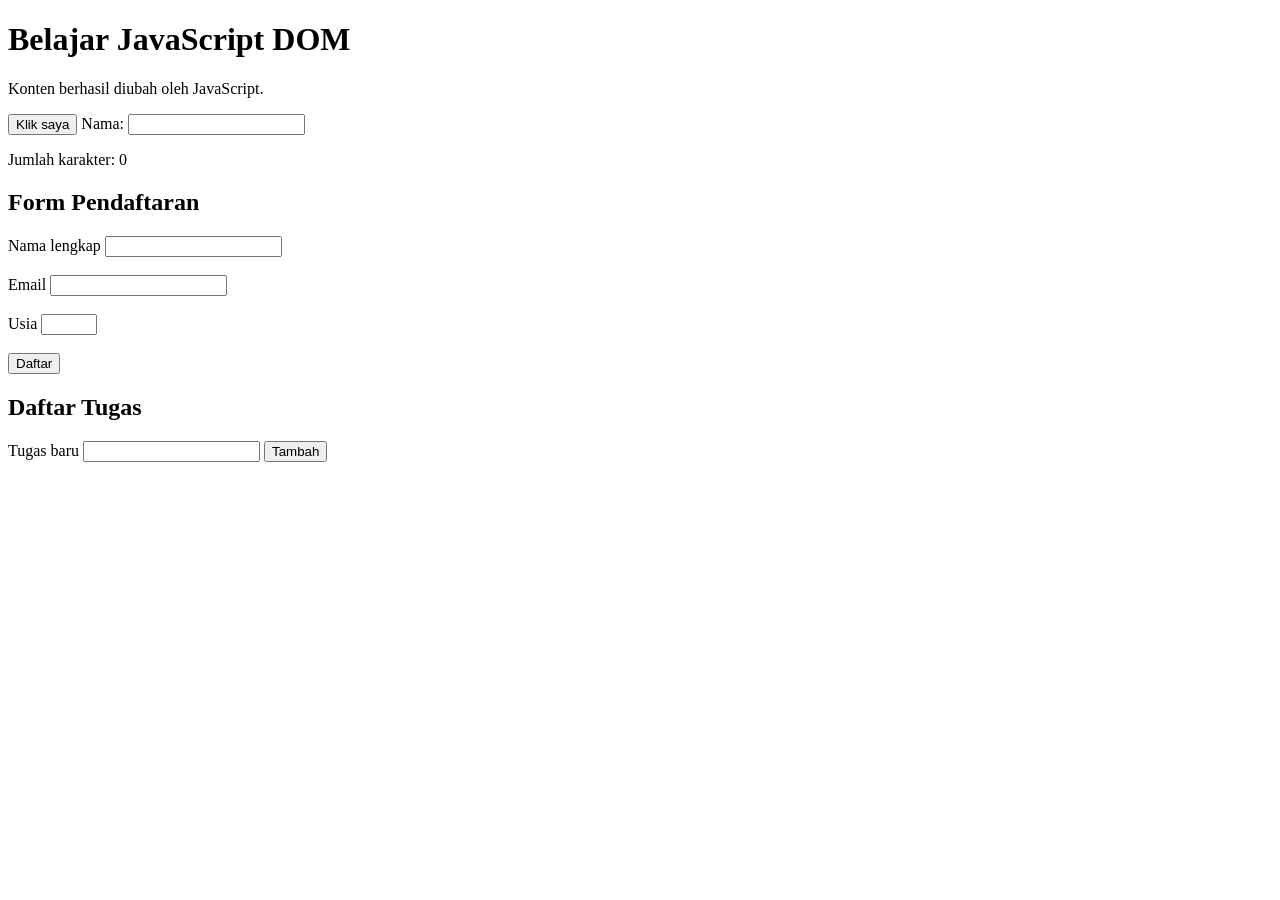
<file: index.html>
<!DOCTYPE html>
<html lang="en">
<head>
    <meta charset="UTF-8">
    <meta name="viewport" content="width=device-width, initial-scale=1.0">
    <title>Praktikum Dom dan event</title>
    <link rel="stylesheet" href="style.css">
    <script src="script.js" defer></script>
</head>
<body>
    <h1 id="judul"> Latihan DOM</h1>
    <p id="pesan"> Belum ada tindakan. </p>
    <button id="tombolAksi" type="button">Klik saya</button>
<label for="namaInput"> Nama: </label>
<input type="text" id="namaInput" maxlength="40">
<p>Jumlah karakter: <span id="jumlahKarakter">0</span> </p>

<script>
const namaInput = document.getElementById("namaInput");
const jumlahKarakter = document.getElementById("jumlahKarakter");

namaInput.addEventListener("input", function () {
    jumlahKarakter.textContent = namaInput.value.length;
});
</script>


<!DOCTYPE html>
<html lang="id">
<head>
    <meta charset="UTF-8">
    <meta name="viewport" content="width=device-width, initial-scale=1.0">
    <title>Form Pendaftaran</title>
</head>
<body>

    <h2>Form Pendaftaran</h2>

    <form id="formPendaftaran" novalidate>
        <label for="nama">Nama lengkap</label>
        <input id="nama" name="nama" type="text">
        <br><br>

        <label for="email">Email</label>
        <input id="email" name="email" type="email">
        <br><br>

        <label for="usia">Usia</label>
        <input id="usia" name="usia" type="number" min="17" max="100">
        <br><br>

        <button type="submit">Daftar</button>
    </form>

    <p id="pesanForm" aria-live="polite"></p>

    <script>
        const form = document.getElementById("formPendaftaran");
        const pesanForm = document.getElementById("pesanForm");

        form.addEventListener("submit", function (event) {
            event.preventDefault();

            const nama = document.getElementById("nama").value.trim();
            const email = document.getElementById("email").value.trim();
            const usiaInput = document.getElementById("usia").value;
            const usia = Number(usiaInput);

            const polaEmail = /^[^\s@]+@[^\s@]+\.[^\s@]+$/;

            if (nama === "") {
                pesanForm.textContent = "Nama wajib diisi.";
            } else if (!polaEmail.test(email)) {
                pesanForm.textContent = "Format email tidak valid.";
            } else if (usiaInput === "" || !Number.isFinite(usia) || usia < 17 || usia > 100) {
                pesanForm.textContent = "Usia harus antara 17 sampai 100 tahun.";
            } else {
                pesanForm.textContent = "Pendaftaran berhasil! Halo, " + nama + ".";
            }
        });
    </script>


<!DOCTYPE html>
<html lang="id">
<head>
    <meta charset="UTF-8">
    <meta name="viewport" content="width=device-width, initial-scale=1.0">
    <title>Daftar Tugas</title>

    <link rel="stylesheet" href="style.css">
    <script src="script.js" defer></script>
</head>
<body>

    <section>
        <h2>Daftar Tugas</h2>

        <label for="inputTugas">Tugas baru</label>
        <input id="inputTugas" type="text">

        <button id="tambahTugas" type="button">Tambah</button>

        <p id="pesanTugas" aria-live="polite"></p>

        <ul id="daftarTugas"></ul>
    </section>

</body>
</html>

</body>
</html>
</file>
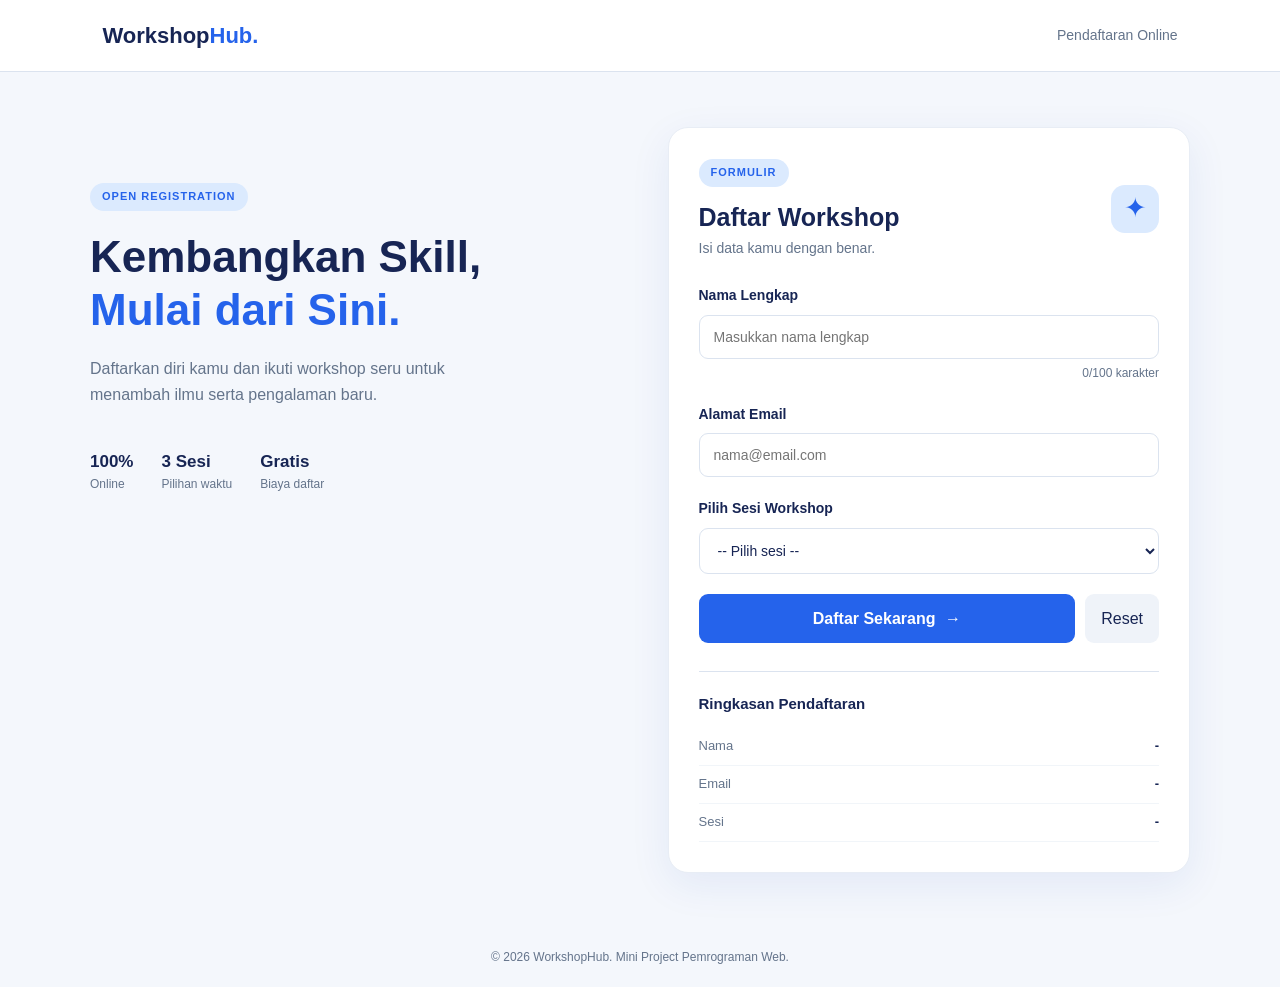
<file: Mini_project/index.html>
<!DOCTYPE html>
<html lang="id">
<head>
    <meta charset="UTF-8">
    <meta name="viewport" content="width=device-width, initial-scale=1.0">
    <title>Workshop Registration</title>
    <link rel="stylesheet" href="style.css">
    <script src="script.js" defer></script>
</head>
<body>
    <header class="navbar">
        <div class="brand">Workshop<span>Hub.</span></div>
        <span class="nav-label">Pendaftaran Online</span>
    </header>

    <main class="container">
        <section class="intro">
            <span class="tag">OPEN REGISTRATION</span>
            <h1>Kembangkan Skill,<br><span>Mulai dari Sini.</span></h1>
            <p>Daftarkan diri kamu dan ikuti workshop seru untuk
                menambah ilmu serta pengalaman baru.</p>
            <div class="info">
                <div class="info-item">
                    <strong>100%</strong>
                    <span>Online</span>
                </div>
                <div class="info-item">
                    <strong>3 Sesi</strong>
                    <span>Pilihan waktu</span>
                </div>
                <div class="info-item">
                    <strong>Gratis</strong>
                    <span>Biaya daftar</span>
                </div>
            </div>
        </section>

        <section class="form-card">
            <div class="form-heading">
                <div>
                    <span class="tag">FORMULIR</span>
                    <h2>Daftar Workshop</h2>
                    <p>Isi data kamu dengan benar.</p>
                </div>
                <div class="form-icon">✦</div>
            </div>

            <form id="registrationForm" novalidate>
                <div class="form-group">
                    <label for="nama">Nama Lengkap</label>
                    <input type="text" id="nama"
                        placeholder="Masukkan nama lengkap"
                        maxlength="100" autocomplete="name">
                    <div class="field-info">
                        <small id="namaError" class="error"></small>
                        <small id="charCount">0/100 karakter</small>
                    </div>
                </div>

                <div class="form-group">
                    <label for="email">Alamat Email</label>
                    <input type="email" id="email"
                        placeholder="nama@email.com"
                        autocomplete="email">
                    <small id="emailError" class="error"></small>
                </div>

                <div class="form-group">
                    <label for="sesi">Pilih Sesi Workshop</label>
                    <select id="sesi">
                        <option value="">-- Pilih sesi --</option>
                        <option value="09.00 - 11.00 WIB">
                            Pagi (09.00 - 11.00 WIB)
                        </option>
                        <option value="13.00 - 15.00 WIB">
                            Siang (13.00 - 15.00 WIB)
                        </option>
                        <option value="19.00 - 21.00 WIB">
                            Malam (19.00 - 21.00 WIB)
                        </option>
                    </select>
                    <small id="sesiError" class="error"></small>
                </div>

                <div id="statusMessage"
                    class="status-message"
                    role="status"
                    aria-live="polite"></div>

                <div class="button-group">
                    <button type="submit" class="btn-primary">
                        Daftar Sekarang <span>→</span>
                    </button>
                    <button type="button" id="resetButton"
                        class="btn-secondary">
                        Reset
                    </button>
                </div>
            </form>

            <div class="summary">
                <h3>Ringkasan Pendaftaran</h3>
                <div class="summary-row">
                    <span>Nama</span>
                    <strong id="summaryNama">-</strong>
                </div>
                <div class="summary-row">
                    <span>Email</span>
                    <strong id="summaryEmail">-</strong>
                </div>
                <div class="summary-row">
                    <span>Sesi</span>
                    <strong id="summarySesi">-</strong>
                </div>
            </div>
        </section>
    </main>

    <footer>
        <p>© 2026 WorkshopHub. Mini Project Pemrograman Web.</p>
    </footer>
</body>
</html>
</file>
<file: style.css>
.highlight { 
    color: #173f75;
    background-color: #e6f1ff;
    border-left: 4px solid #3478c8;
    padding:12px
}
.teks-besar { 
    font-size: 1.4rem; 
}


.selesai span {
    text-decoration: line-through;
    color: #687386;
}

li {
    margin-bottom: 8px;
}
</file>
<file: Mini_project/style.css>
* {
    margin: 0;
    padding: 0;
    box-sizing: border-box;
}

:root {
    --primary: #2563eb;
    --primary-dark: #1d4ed8;
    --background: #f4f7fc;
    --text: #172554;
    --muted: #64748b;
    --border: #dbe3ef;
}

body {
    font-family: Arial, Helvetica, sans-serif;
    background: var(--background);
    color: var(--text);
    line-height: 1.6;
}

.navbar {
    background: white;
    padding: 18px 8%;
    display: flex;
    justify-content: space-between;
    align-items: center;
    border-bottom: 1px solid var(--border);
}

.brand {
    font-size: 22px;
    font-weight: 800;
}

.brand span,
.intro h1 span {
    color: var(--primary);
}

.nav-label {
    color: var(--muted);
    font-size: 14px;
}

.container {
    width: min(1100px, 90%);
    margin: 55px auto;
    display: grid;
    grid-template-columns: 1fr 1fr;
    gap: 55px;
    align-items: start;
}

.intro {
    padding-top: 55px;
}

.tag {
    display: inline-block;
    color: var(--primary);
    background: #dbeafe;
    padding: 5px 12px;
    border-radius: 20px;
    font-size: 11px;
    font-weight: bold;
    letter-spacing: 1px;
}

.intro h1 {
    font-size: clamp(30px, 4vw, 44px);
    line-height: 1.2;
    margin: 20px 0;
}

.intro p {
    color: var(--muted);
    max-width: 420px;
}

.info {
    display: flex;
    gap: 28px;
    margin-top: 40px;
    flex-wrap: wrap;
}

.info-item {
    display: flex;
    flex-direction: column;
}

.info-item strong {
    font-size: 17px;
}

.info-item span {
    color: var(--muted);
    font-size: 12px;
}

.form-card {
    background: white;
    border-radius: 20px;
    padding: 30px;
    box-shadow: 0 12px 40px rgba(30, 64, 175, 0.08);
    border: 1px solid #e8edf5;
}

.form-heading {
    display: flex;
    justify-content: space-between;
    align-items: center;
    margin-bottom: 25px;
}

.form-heading h2 {
    margin-top: 10px;
    font-size: 25px;
}

.form-heading p {
    color: var(--muted);
    font-size: 14px;
}

.form-icon {
    width: 48px;
    height: 48px;
    border-radius: 14px;
    background: #dbeafe;
    color: var(--primary);
    display: grid;
    place-items: center;
    font-size: 27px;
}

.form-group {
    margin-bottom: 20px;
}

.form-group label {
    display: block;
    margin-bottom: 8px;
    font-weight: 600;
    font-size: 14px;
}

input,
select {
    width: 100%;
    padding: 13px 14px;
    border: 1px solid var(--border);
    border-radius: 9px;
    font-size: 14px;
    color: var(--text);
    background: white;
    outline: none;
    transition: border-color 0.2s, box-shadow 0.2s;
}

input:focus,
select:focus {
    border-color: var(--primary);
    box-shadow: 0 0 0 3px rgba(37, 99, 235, 0.12);
}

input.invalid,
select.invalid {
    border-color: #dc2626;
}

.field-info {
    display: flex;
    justify-content: space-between;
    gap: 8px;
    margin-top: 5px;
}

.field-info small,
.form-group > .error {
    font-size: 12px;
}

#charCount {
    color: var(--muted);
    margin-left: auto;
    white-space: nowrap;
}

.error {
    color: #dc2626;
}

.status-message {
    display: none;
    padding: 12px;
    border-radius: 9px;
    margin-bottom: 18px;
    font-size: 13px;
}

.status-message.error-status {
    display: block;
    background: #fef2f2;
    color: #b91c1c;
}

.status-message.success-status {
    display: block;
    background: #ecfdf5;
    color: #047857;
}

.button-group {
    display: flex;
    gap: 10px;
}

button {
    font: inherit;
    cursor: pointer;
    border: none;
    border-radius: 9px;
    padding: 12px 16px;
    transition: 0.2s;
}

.btn-primary {
    background: var(--primary);
    color: white;
    flex: 1;
    font-weight: bold;
}

.btn-primary:hover {
    background: var(--primary-dark);
}

.btn-primary span {
    margin-left: 5px;
}

.btn-secondary {
    background: #eff3f9;
    color: var(--text);
}

.btn-secondary:hover {
    background: #dbe3ef;
}

.summary {
    margin-top: 28px;
    padding-top: 20px;
    border-top: 1px solid var(--border);
}

.summary h3 {
    font-size: 15px;
    margin-bottom: 12px;
}

.summary-row {
    display: flex;
    justify-content: space-between;
    align-items: flex-start;
    gap: 12px;
    padding: 8px 0;
    border-bottom: 1px solid #f1f5f9;
    font-size: 13px;
}

.summary-row span {
    color: var(--muted);
    flex-shrink: 0;
}

.summary-row strong {
    text-align: right;
    overflow-wrap: anywhere;
}

footer {
    text-align: center;
    padding: 20px;
    color: var(--muted);
    font-size: 12px;
}

@media (max-width: 760px) {
    .navbar {
        padding: 15px 5%;
    }

    .container {
        width: 90%;
        grid-template-columns: 1fr;
        gap: 25px;
        margin: 30px auto;
    }

    .intro {
        padding-top: 5px;
    }

    .intro h1 {
        font-size: 34px;
    }

    .info {
        margin-top: 25px;
        gap: 22px;
    }

    .form-card {
        padding: 22px 18px;
    }

    .form-heading h2 {
        font-size: 22px;
    }
}

@media (max-width: 380px) {
    .nav-label {
        font-size: 11px;
    }

    .button-group {
        flex-direction: column;
    }

    .btn-primary,
    .btn-secondary {
        width: 100%;
    }
}
</file>
